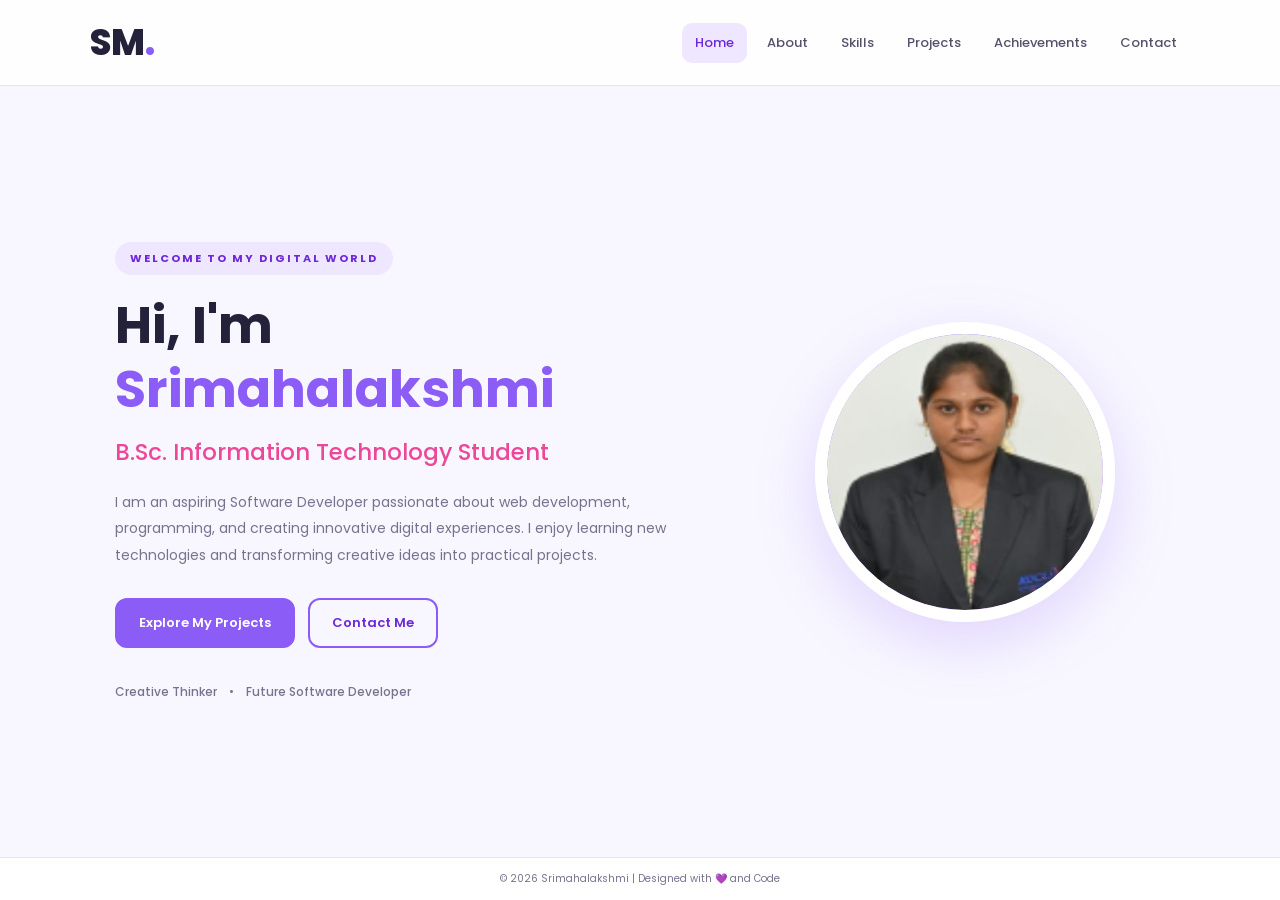
<file: index.html>
<!DOCTYPE html>
<html lang="en">
<head>
    <meta charset="UTF-8">
    <meta name="viewport" content="width=device-width, initial-scale=1.0">

    <title>Srimahalakshmi | Student Portfolio</title>

    <link rel="stylesheet" href="style.css">
    <script src="script.js" defer></script>
</head>

<body>

    <header class="header">
        <a href="index.html" class="logo">SM<span>.</span></a>

        <nav class="navbar">
            <a href="index.html" class="active">Home</a>
            <a href="about.html">About</a>
            <a href="skills.html">Skills</a>
            <a href="projects.html">Projects</a>
            <a href="achievements.html">Achievements</a>
            <a href="contacts.html">Contact</a>
        </nav>
    </header>

    <main class="home">

        <div class="home-content">
            <p class="welcome">WELCOME TO MY DIGITAL WORLD</p>

            <h1>Hi, I'm <span>Srimahalakshmi</span></h1>

            <h2>B.Sc. Information Technology Student</h2>

            <p class="description">
                I am an aspiring Software Developer passionate about
                web development, programming, and creating innovative
                digital experiences. I enjoy learning new technologies
                and transforming creative ideas into practical projects.
            </p>

            <div class="home-buttons">
                <a href="projects.html" class="btn">Explore My Projects</a>
                <a href="contacts.html" class="btn btn-outline">Contact Me</a>
            </div>

            <div class="social-text">
                <span>Creative Thinker</span>
                <span>•</span>
                <span>Future Software Developer</span>
            </div>
        </div>

      
<div class="home-image">

    <div class="profile-circle">
        <img
            src="photo.png.jpeg.jpeg"
            alt="Srimahalakshmi's Profile Photo"
            class="profile-photo"
        >
    </div>

   
    </div>

</div>


            </div>
        </div>

    </main>

    <footer class="footer">
        <p>© 2026 Srimahalakshmi | Designed with 💜 and Code</p>
    </footer>

</body>
</html>
</file>
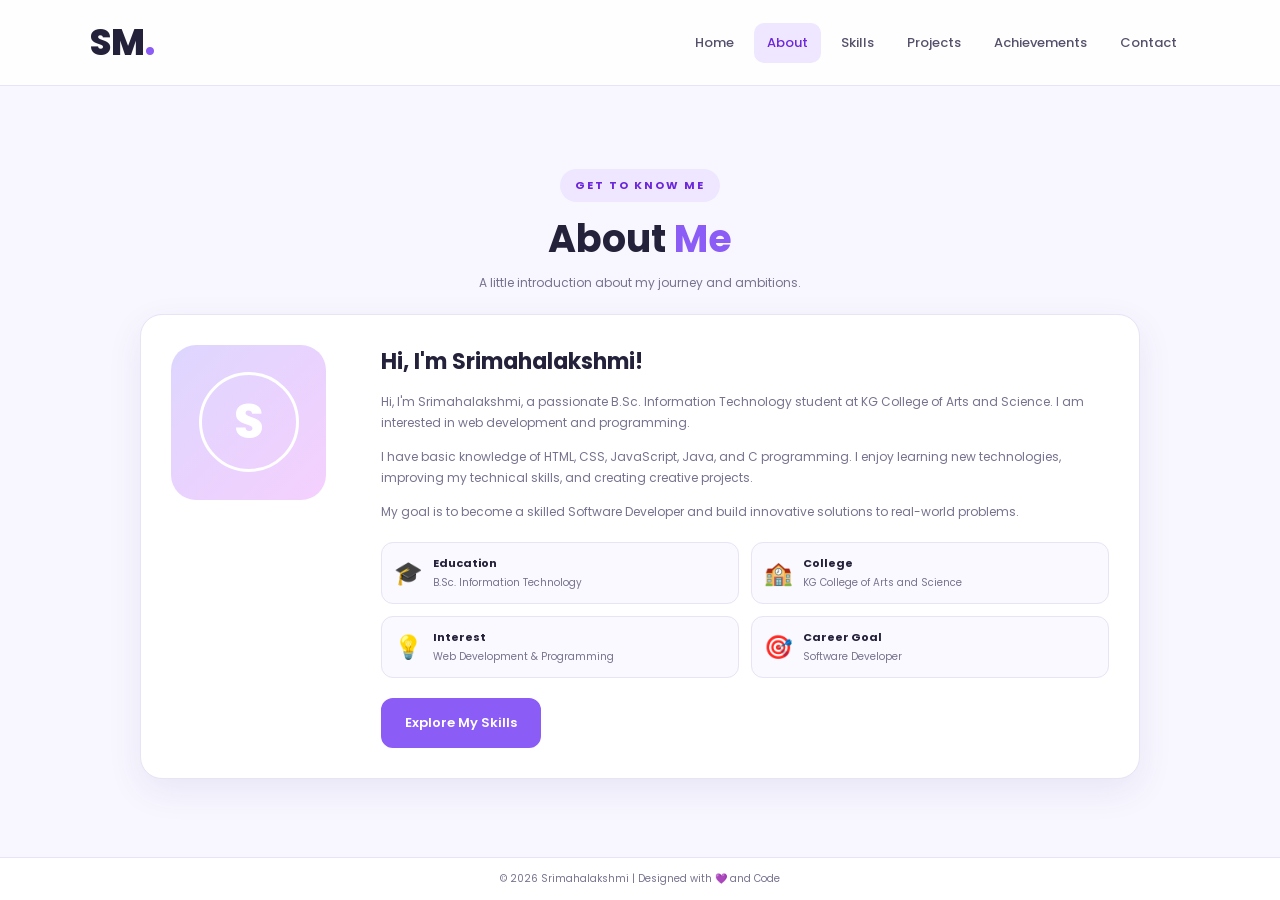
<file: about.html>
<!DOCTYPE html>
<html lang="en">
<head>
    <meta charset="UTF-8">
    <meta name="viewport" content="width=device-width, initial-scale=1.0">

    <title>About Me | Srimahalakshmi</title>

    <link rel="stylesheet" href="style.css">
    <script src="script.js" defer></script>
</head>

<body>

    <header class="header">
        <a href="index.html" class="logo">SM<span>.</span></a>

        <nav class="navbar">
            <a href="index.html">Home</a>
            <a href="about.html" class="active">About</a>
            <a href="skills.html">Skills</a>
            <a href="projects.html">Projects</a>
            <a href="achievements.html">Achievements</a>
            <a href="contacts.html">Contact</a>
        </nav>
    </header>

    <main class="page-container">

        <div class="page-heading">
            <p class="welcome">GET TO KNOW ME</p>
            <h1>About <span>Me</span></h1>
            <p>A little introduction about my journey and ambitions.</p>
        </div>

        <section class="about-card">

            <div class="about-avatar">
                <div class="profile-initial">S</div>
            </div>

            <div class="about-content">

                <h2>Hi, I'm Srimahalakshmi!</h2>

                <p>
                    Hi, I'm Srimahalakshmi, a passionate B.Sc. Information
                    Technology student at KG College of Arts and Science.
                    I am interested in web development and programming.
                </p>

                <p>
                    I have basic knowledge of HTML, CSS, JavaScript, Java,
                    and C programming. I enjoy learning new technologies,
                    improving my technical skills, and creating creative
                    projects.
                </p>

                <p>
                    My goal is to become a skilled Software Developer
                    and build innovative solutions to real-world problems.
                </p>

                <div class="about-details">

                    <div class="detail-box">
                        <span>🎓</span>
                        <div>
                            <h3>Education</h3>
                            <p>B.Sc. Information Technology</p>
                        </div>
                    </div>

                    <div class="detail-box">
                        <span>🏫</span>
                        <div>
                            <h3>College</h3>
                            <p>KG College of Arts and Science</p>
                        </div>
                    </div>

                    <div class="detail-box">
                        <span>💡</span>
                        <div>
                            <h3>Interest</h3>
                            <p>Web Development & Programming</p>
                        </div>
                    </div>

                    <div class="detail-box">
                        <span>🎯</span>
                        <div>
                            <h3>Career Goal</h3>
                            <p>Software Developer</p>
                        </div>
                    </div>

                </div>

                <a href="skills.html" class="btn">Explore My Skills</a>

            </div>

        </section>

    </main>

    <footer class="footer">
        <p>© 2026 Srimahalakshmi | Designed with 💜 and Code</p>
    </footer>

</body>
</html>
</file>
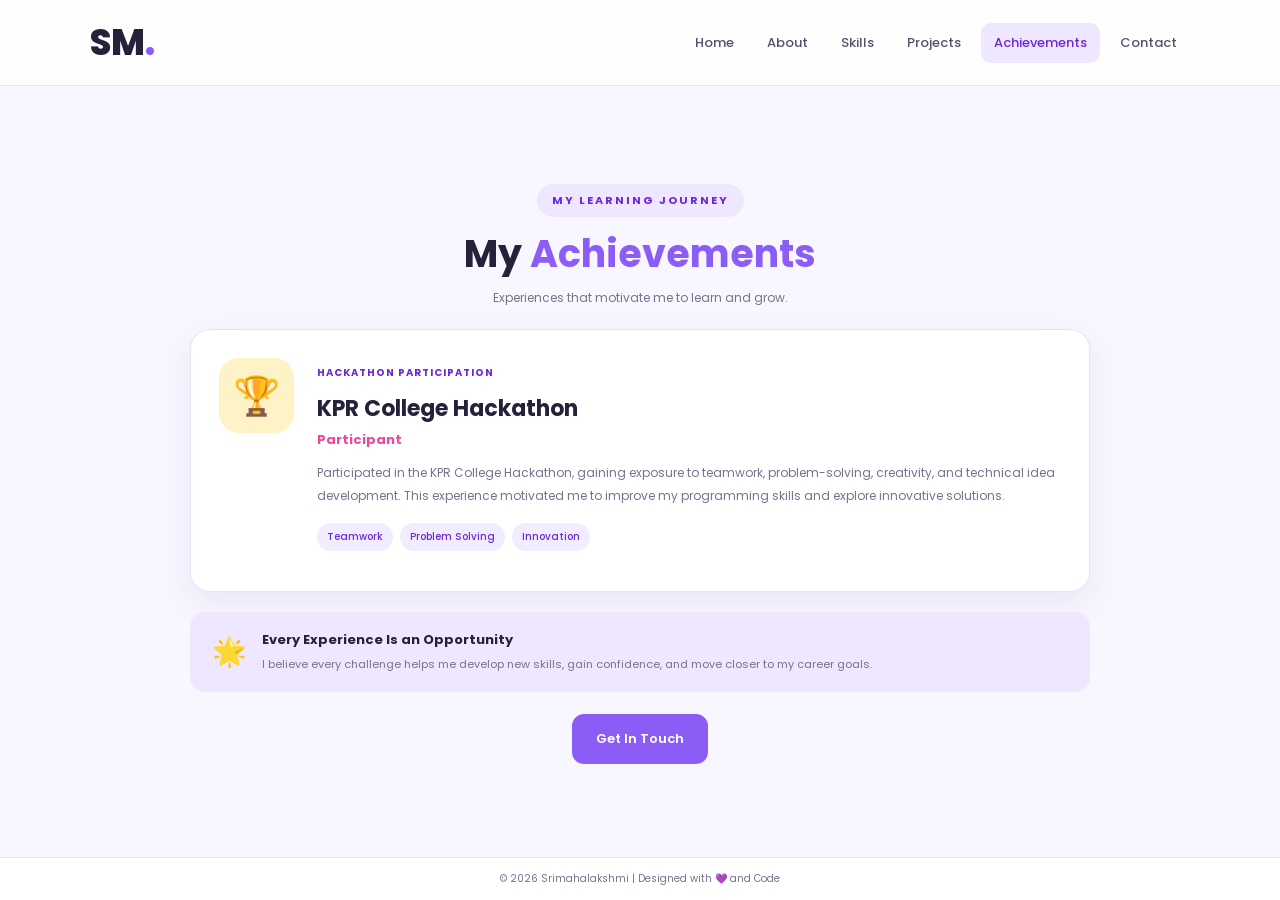
<file: achievements.html>
<!DOCTYPE html>
<html lang="en">
<head>
    <meta charset="UTF-8">
    <meta name="viewport" content="width=device-width, initial-scale=1.0">

    <title>Achievements | Srimahalakshmi</title>

    <link rel="stylesheet" href="style.css">
    <script src="script.js" defer></script>
</head>

<body>

    <header class="header">
        <a href="index.html" class="logo">SM<span>.</span></a>

        <nav class="navbar">
            <a href="index.html">Home</a>
            <a href="about.html">About</a>
            <a href="skills.html">Skills</a>
            <a href="projects.html">Projects</a>
            <a href="achievements.html" class="active">Achievements</a>
            <a href="contacts.html">Contact</a>
        </nav>
    </header>

    <main class="page-container">

        <div class="page-heading">
            <p class="welcome">MY LEARNING JOURNEY</p>
            <h1>My <span>Achievements</span></h1>
            <p>Experiences that motivate me to learn and grow.</p>
        </div>

        <section class="achievement-list">

            <article class="achievement-card">

                <div class="achievement-icon">🏆</div>

                <div class="achievement-content">

                    <span class="achievement-label">HACKATHON PARTICIPATION</span>

                    <h2>KPR College Hackathon</h2>

                    <h3>Participant</h3>

                    <p>
                        Participated in the KPR College Hackathon, gaining
                        exposure to teamwork, problem-solving, creativity,
                        and technical idea development. This experience
                        motivated me to improve my programming skills and
                        explore innovative solutions.
                    </p>

                    <div class="tags">
                        <span>Teamwork</span>
                        <span>Problem Solving</span>
                        <span>Innovation</span>
                    </div>

                </div>

            </article>

            <div class="achievement-note">
                <span>🌟</span>
                <div>
                    <h3>Every Experience Is an Opportunity</h3>
                    <p>
                        I believe every challenge helps me develop new skills,
                        gain confidence, and move closer to my career goals.
                    </p>
                </div>
            </div>

        </section>

        <div class="center-button">
            <a href="contacts.html" class="btn">Get In Touch</a>
        </div>

    </main>

    <footer class="footer">
        <p>© 2026 Srimahalakshmi | Designed with 💜 and Code</p>
    </footer>

</body>
</html>
</file>
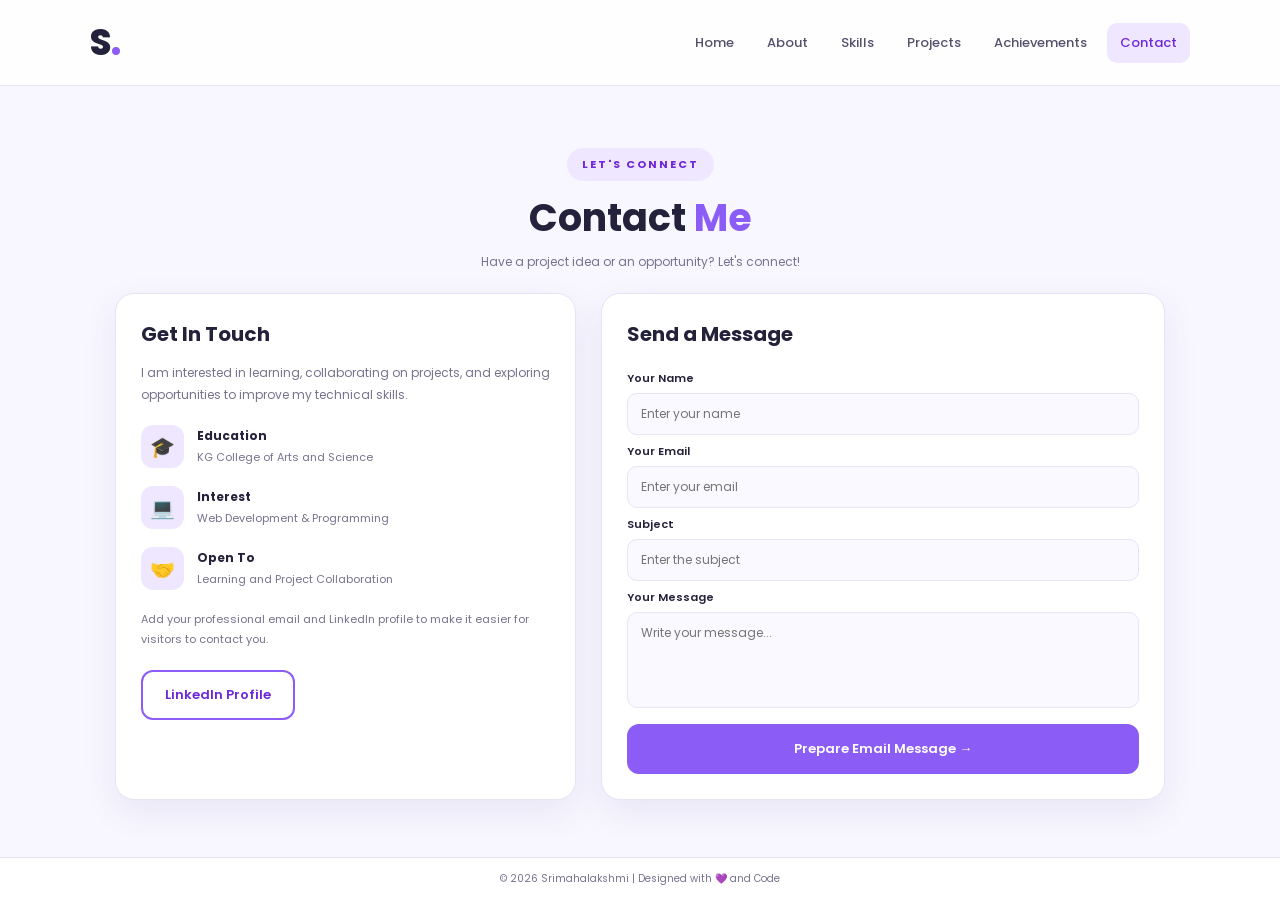
<file: contacts.html>
<!DOCTYPE html>
<html lang="en">
<head>
    <meta charset="UTF-8">
    <meta name="viewport" content="width=device-width, initial-scale=1.0">

    <title>Contact Me | Srimahalakshmi</title>

    <link rel="stylesheet" href="style.css">
    <script src="script.js" defer></script>
</head>

<body>

    <header class="header">
        <a href="index.html" class="logo">S<span>.</span></a>

        <nav class="navbar">
            <a href="index.html">Home</a>
            <a href="about.html">About</a>
            <a href="skills.html">Skills</a>
            <a href="projects.html">Projects</a>
            <a href="achievements.html">Achievements</a>
            <a href="contacts.html" class="active">Contact</a>
        </nav>
    </header>

    <main class="page-container">

        <div class="page-heading">
            <p class="welcome">LET'S CONNECT</p>
            <h1>Contact <span>Me</span></h1>
            <p>Have a project idea or an opportunity? Let's connect!</p>
        </div>

        <section class="contact-layout">

            <div class="contact-info">

                <h2>Get In Touch</h2>

                <p>
                    I am interested in learning, collaborating on projects,
                    and exploring opportunities to improve my technical skills.
                </p>

                <div class="contact-item">
                    <div class="contact-icon">🎓</div>
                    <div>
                        <h3>Education</h3>
                        <p>KG College of Arts and Science</p>
                    </div>
                </div>

                <div class="contact-item">
                    <div class="contact-icon">💻</div>
                    <div>
                        <h3>Interest</h3>
                        <p>Web Development & Programming</p>
                    </div>
                </div>

                <div class="contact-item">
                    <div class="contact-icon">🤝</div>
                    <div>
                        <h3>Open To</h3>
                        <p>Learning and Project Collaboration</p>
                    </div>
                </div>

                <p class="contact-note">
                    Add your professional email and LinkedIn profile
                    to make it easier for visitors to contact you.
                </p>

                <div class="contact-links">
                    <!-- Replace # with your actual LinkedIn profile URL. -->
                    <a href="#" class="btn btn-outline" id="linkedinLink">
                        LinkedIn Profile
                    </a>
                </div>

            </div>

            <form class="contact-form" id="contactForm">

                <h2>Send a Message</h2>

                <label for="name">Your Name</label>
                <input
                    type="text"
                    id="name"
                    placeholder="Enter your name"
                    required
                >

                <label for="email">Your Email</label>
                <input
                    type="email"
                    id="email"
                    placeholder="Enter your email"
                    required
                >

                <label for="subject">Subject</label>
                <input
                    type="text"
                    id="subject"
                    placeholder="Enter the subject"
                    required
                >

                <label for="message">Your Message</label>
                <textarea
                    id="message"
                    rows="4"
                    placeholder="Write your message..."
                    required
                ></textarea>

                <button type="submit" class="btn">
                    Prepare Email Message →
                </button>

                <p class="form-note" id="formMessage" aria-live="polite"></p>

            </form>

        </section>

    </main>

    <footer class="footer">
        <p>© 2026 Srimahalakshmi | Designed with 💜 and Code</p>
    </footer>

</body>
</html>
</file>
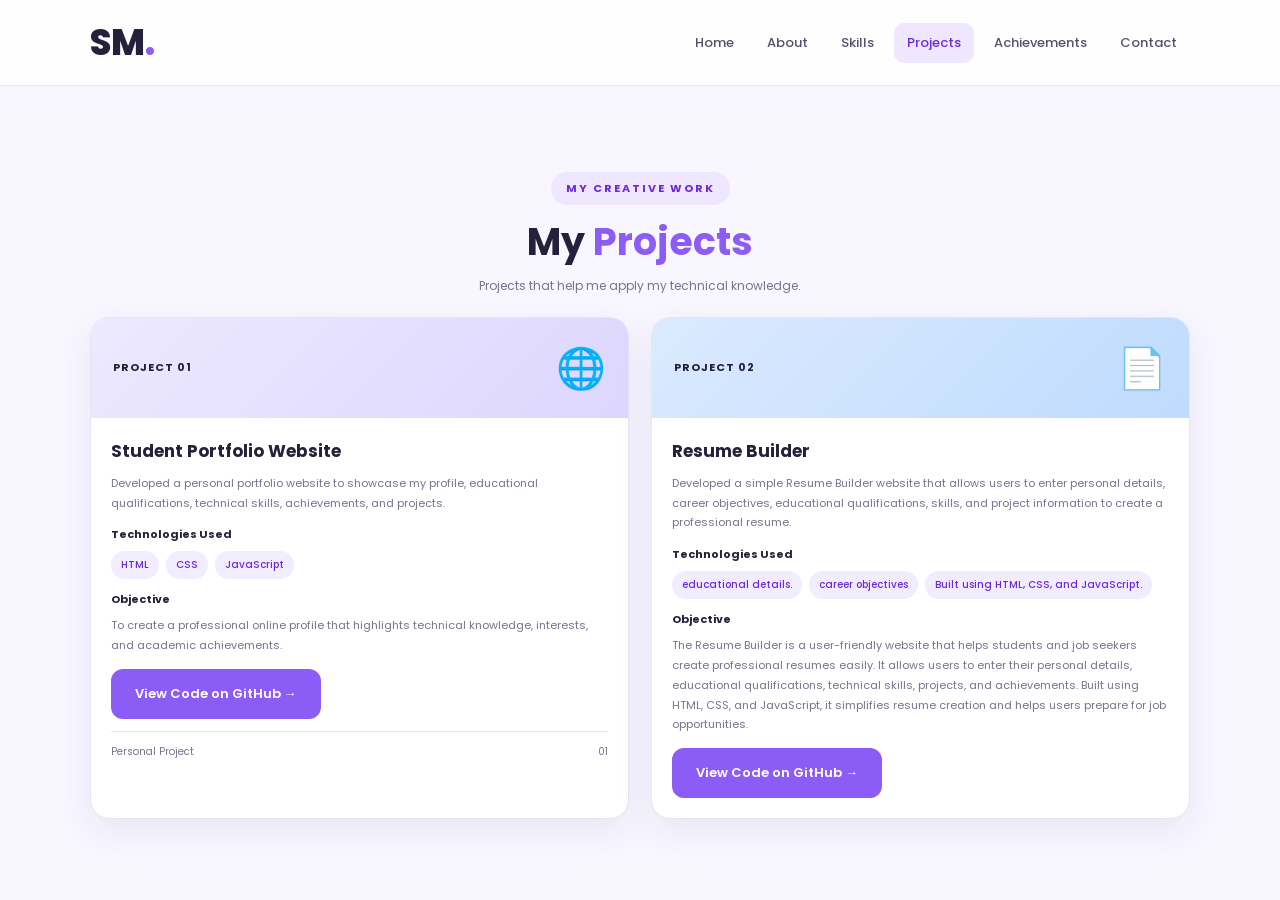
<file: projects.html>
<!DOCTYPE html>
<html lang="en">

<head>
    <meta charset="UTF-8">
    <meta name="viewport" content="width=device-width, initial-scale=1.0">

    <title>My Projects | Srimahalakshmi</title>

    <link rel="stylesheet" href="style.css">
    <script src="script.js" defer></script>
</head>

<body>

    <!-- Header and Navigation -->
    <header class="header">

        <a href="index.html" class="logo">SM<span>.</span></a>

        <nav class="navbar">
            <a href="index.html">Home</a>
            <a href="about.html">About</a>
            <a href="skills.html">Skills</a>
            <a href="projects.html" class="active">Projects</a>
            <a href="achievements.html">Achievements</a>
            <a href="contacts.html">Contact</a>
        </nav>

    </header>

    <!-- Main Content -->
    <main class="page-container">

        <!-- Page Heading -->
        <div class="page-heading">

            <p class="welcome">MY CREATIVE WORK</p>

            <h1>My <span>Projects</span></h1>

            <p>
                Projects that help me apply my technical knowledge.
            </p>

        </div>

        <!-- Projects Grid -->
        <section class="projects-grid">

            
            <article class="project-card">

                <div class="project-top project-purple">

                    <span class="project-number">PROJECT 01</span>

                    <div class="project-emoji">🌐</div>

                </div>

                <div class="project-content">

                    <h2>Student Portfolio Website</h2>

                    <p>
                        Developed a personal portfolio website to showcase
                        my profile, educational qualifications, technical
                        skills, achievements, and projects.
                    </p>

                    <h3>Technologies Used</h3>

                    <div class="tags">
                        <span>HTML</span>
                        <span>CSS</span>
                        <span>JavaScript</span>
                    </div>

                    <h3>Objective</h3>

                    <p>
                        To create a professional online profile that
                        highlights technical knowledge, interests,
                        and academic achievements.
                    </p>

                 
                    <div class="project-buttons">

                        <a
                            href="https://github.com/YOUR-USERNAME/YOUR-PORTFOLIO-REPOSITORY"
                            class="btn"
                            target="_blank"
                            rel="noopener noreferrer">

                            View Code on GitHub →
                        </a>

                    </div>

                    <div class="project-footer">

                        <span>Personal Project</span>

                        <span>01</span>

                    </div>

                </div>

            </article>


            
            <article class="project-card">

                <div class="project-top project-blue">

                    <span class="project-number">PROJECT 02</span>

                    <div class="project-emoji">📄</div>

                </div>

                <div class="project-content">

                    <h2>Resume Builder</h2>

                    <p>
                        Developed a simple Resume Builder website that
                        allows users to enter personal details, career
                        objectives, educational qualifications, skills,
                        and project information to create a professional resume.
                    </p>

                    <h3>Technologies Used</h3>

                    <div class="tags">
                        <span>educational details.</span>
                        <span>career objectives</span>
                        <span>Built using HTML, CSS, and JavaScript.</span>
                    </div>

                    <h3>Objective</h3>

                    <p>
                        The Resume Builder is a user-friendly website that helps students and job seekers create professional resumes easily. It allows users to enter their personal details, educational qualifications, technical skills, projects, and achievements. Built using HTML, CSS, and JavaScript, it simplifies resume creation and helps users prepare for job opportunities.

                    </p>

                    <div class="project-buttons">

                        <a
                            href="https://github.com/msrimaha17607-arch/Resume-Builder"
                            class="btn"
                            target="_blank"
                            rel="noopener noreferrer">

                            View Code on GitHub →
                        </a>
</file>
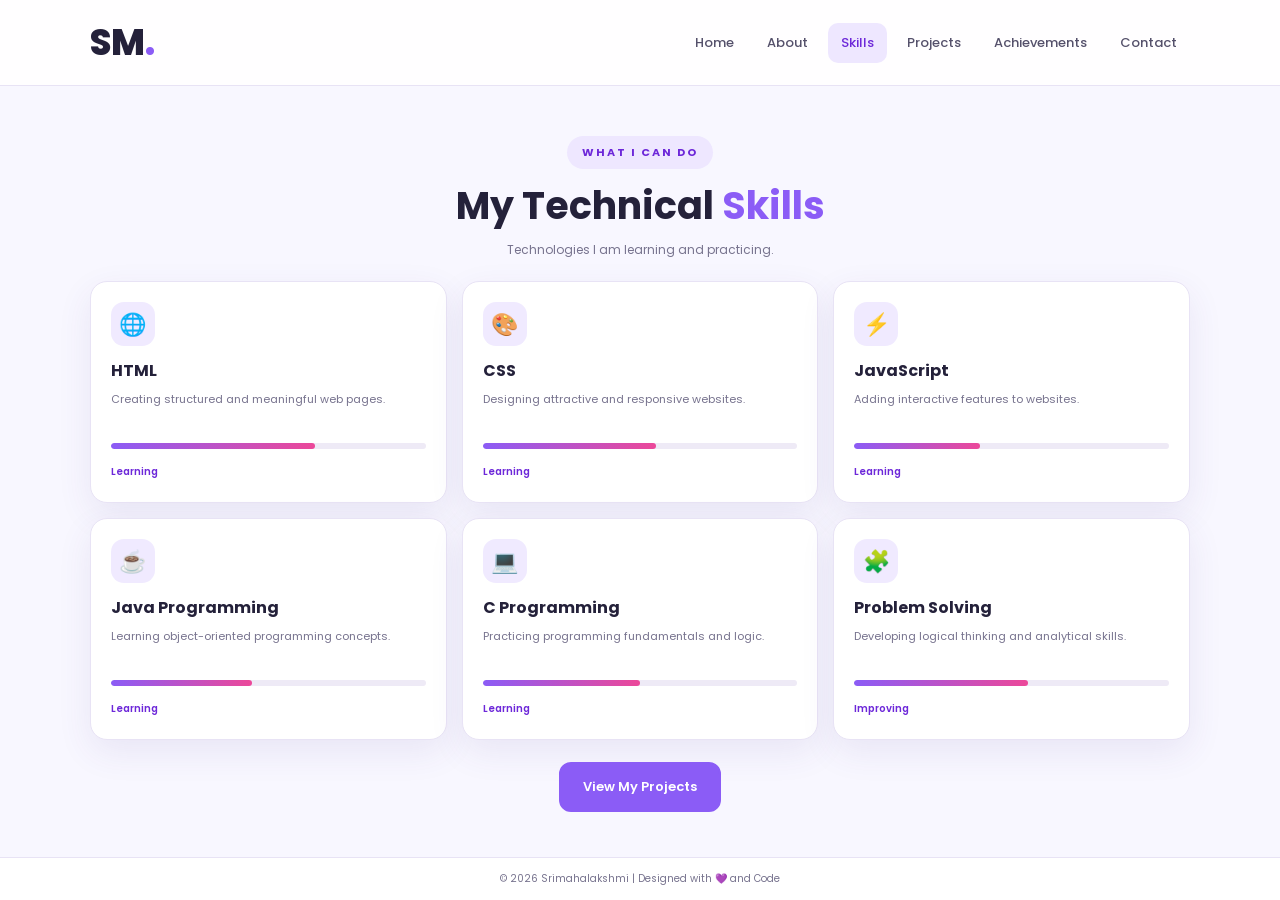
<file: skills.html>
<!DOCTYPE html>
<html lang="en">
<head>
    <meta charset="UTF-8">
    <meta name="viewport" content="width=device-width, initial-scale=1.0">

    <title>My Skills | Srimahalakshmi</title>

    <link rel="stylesheet" href="style.css">
    <script src="script.js" defer></script>
</head>

<body>

    <header class="header">
        <a href="index.html" class="logo">SM<span>.</span></a>

        <nav class="navbar">
            <a href="index.html">Home</a>
            <a href="about.html">About</a>
            <a href="skills.html" class="active">Skills</a>
            <a href="projects.html">Projects</a>
            <a href="achievements.html">Achievements</a>
            <a href="contacts.html">Contact</a>
        </nav>
    </header>

    <main class="page-container">

        <div class="page-heading">
            <p class="welcome">WHAT I CAN DO</p>
            <h1>My Technical <span>Skills</span></h1>
            <p>Technologies I am learning and practicing.</p>
        </div>

        <section class="skills-grid">

            <div class="skill-card">
                <div class="skill-icon">🌐</div>
                <h2>HTML</h2>
                <p>Creating structured and meaningful web pages.</p>
                <div class="skill-track">
                    <div class="skill-progress html-progress"></div>
                </div>
                <span class="skill-label">Learning</span>
            </div>

            <div class="skill-card">
                <div class="skill-icon">🎨</div>
                <h2>CSS</h2>
                <p>Designing attractive and responsive websites.</p>
                <div class="skill-track">
                    <div class="skill-progress css-progress"></div>
                </div>
                <span class="skill-label">Learning</span>
            </div>

            <div class="skill-card">
                <div class="skill-icon">⚡</div>
                <h2>JavaScript</h2>
                <p>Adding interactive features to websites.</p>
                <div class="skill-track">
                    <div class="skill-progress js-progress"></div>
                </div>
                <span class="skill-label">Learning</span>
            </div>

            <div class="skill-card">
                <div class="skill-icon">☕</div>
                <h2>Java Programming</h2>
                <p>Learning object-oriented programming concepts.</p>
                <div class="skill-track">
                    <div class="skill-progress java-progress"></div>
                </div>
                <span class="skill-label">Learning</span>
            </div>

            <div class="skill-card">
                <div class="skill-icon">💻</div>
                <h2>C Programming</h2>
                <p>Practicing programming fundamentals and logic.</p>
                <div class="skill-track">
                    <div class="skill-progress c-progress"></div>
                </div>
                <span class="skill-label">Learning</span>
            </div>

            <div class="skill-card">
                <div class="skill-icon">🧩</div>
                <h2>Problem Solving</h2>
                <p>Developing logical thinking and analytical skills.</p>
                <div class="skill-track">
                    <div class="skill-progress problem-progress"></div>
                </div>
                <span class="skill-label">Improving</span>
            </div>

        </section>

        <div class="center-button">
            <a href="projects.html" class="btn">View My Projects</a>
        </div>

    </main>

    <footer class="footer">
        <p>© 2026 Srimahalakshmi | Designed with 💜 and Code</p>
    </footer>

</body>
</html>
</file>
<file: style.css>
@import url('https://fonts.googleapis.com/css2?family=Poppins:wght@300;400;500;600;700;800&display=swap');

:root {
    --primary: #8b5cf6;
    --primary-dark: #6d28d9;
    --secondary: #ec4899;
    --background: #f8f7ff;
    --white: #ffffff;
    --text: #24213a;
    --muted: #77738e;
    --border: #e8e3f5;
    --shadow: 0 12px 35px rgba(81, 51, 145, 0.09);
}

* {
    margin: 0;
    padding: 0;
    box-sizing: border-box;
}

html {
    scroll-behavior: auto;
}

body {
    font-family: 'Poppins', sans-serif;
    background: var(--background);
    color: var(--text);

    /* Each page should fit the viewport without vertical scrolling. */
    min-height: 100vh;
    overflow-x: hidden;
    overflow-y: hidden;

    display: flex;
    flex-direction: column;
}

a {
    text-decoration: none;
    color: inherit;
}

button,
input,
textarea {
    font-family: inherit;
}

button,
a {
    -webkit-tap-highlight-color: transparent;
}



.header {
    width: 100%;
    min-height: 85px;
    padding: 15px 7%;

    display: flex;
    align-items: center;
    justify-content: space-between;
    gap: 25px;

    background: rgba(255, 255, 255, 0.94);
    border-bottom: 1px solid var(--border);
}

.logo {
    font-size: 36px;
    font-weight: 800;
    color: var(--text);
    flex-shrink: 0;
}

.logo span {
    color: var(--primary);
}

.navbar {
    display: flex;
    align-items: center;
    justify-content: flex-end;
    gap: 7px;
    flex-wrap: wrap;
}

.navbar a {
    padding: 10px 13px;
    border-radius: 10px;

    font-size: 13px;
    font-weight: 500;
    color: #55516b;

    transition: 0.25s ease;
}

.navbar a:hover,
.navbar a.active {
    background: #eee7ff;
    color: var(--primary-dark);
}

.navbar a:focus-visible,
.btn:focus-visible {
    outline: 3px solid var(--secondary);
    outline-offset: 3px;
}



.home {
    width: 100%;
    max-width: 1450px;
    flex: 1;

    margin: 0 auto;
    padding: 35px 9%;

    display: grid;
    grid-template-columns: 1.2fr 0.8fr;
    align-items: center;
    gap: 50px;
}

.home-content {
    max-width: 650px;
}

.welcome {
    display: inline-block;

    margin-bottom: 18px;
    padding: 8px 15px;

    background: #eee7ff;
    color: var(--primary-dark);

    border-radius: 30px;
    font-size: 11px;
    font-weight: 700;
    letter-spacing: 2px;
}

.home-content h1 {
    font-size: clamp(32px, 4vw, 53px);
    line-height: 1.25;
    margin-bottom: 14px;
}

.home-content h1 span,
.page-heading h1 span {
    color: var(--primary);
}

.home-content h2 {
    font-size: clamp(17px, 2vw, 23px);
    font-weight: 500;
    color: var(--secondary);
    margin-bottom: 20px;
}

.description {
    max-width: 570px;
    color: var(--muted);
    font-size: 14px;
    line-height: 1.9;
}

.home-buttons {
    display: flex;
    flex-wrap: wrap;
    gap: 13px;
    margin-top: 30px;
}

.btn {
    display: inline-flex;
    justify-content: center;
    align-items: center;
    gap: 8px;

    padding: 13px 22px;

    border: 2px solid var(--primary);
    border-radius: 12px;

    background: var(--primary);
    color: var(--white);

    font-size: 13px;
    font-weight: 600;
    text-align: center;

    cursor: pointer;
    transition: 0.25s ease;
}

.btn:hover {
    background: var(--primary-dark);
    border-color: var(--primary-dark);
    transform: translateY(-2px);
}

.btn-outline {
    background: transparent;
    color: var(--primary-dark);
}

.btn-outline:hover {
    background: #eee7ff;
    color: var(--primary-dark);
    border-color: var(--primary);
}

.social-text {
    display: flex;
    flex-wrap: wrap;
    gap: 12px;
    margin-top: 35px;

    font-size: 12px;
    font-weight: 500;
    color: var(--muted);
}



.home-image {
    position: relative;
    display: flex;
    justify-content: center;
    align-items: center;
    min-width: 0;
}

.profile-circle {
    width: min(300px, 27vw);
    aspect-ratio: 1;

    display: flex;
    align-items: center;
    justify-content: center;

    border-radius: 50%;
    border: 12px solid white;

    background: linear-gradient(
        135deg,
        #c4b5fd,
        #a78bfa,
        #f0abfc
    );

    box-shadow: 0 20px 60px rgba(139, 92, 246, 0.22);
}

.profile-initial {
    width: 75%;
    height: 75%;

    display: flex;
    align-items: center;
    justify-content: center;

    border: 3px solid rgba(255, 255, 255, 0.75);
    border-radius: 50%;

    color: white;
    font-size: 100px;
    font-weight: 800;
}

.floating-card {
    position: absolute;

    display: flex;
    align-items: center;
    gap: 10px;

    padding: 14px;
    background: white;
    border: 1px solid var(--border);
    border-radius: 14px;

    box-shadow: var(--shadow);
}

.floating-card > span {
    font-size: 25px;
}

.floating-card strong,
.floating-card small {
    display: block;
}

.floating-card strong {
    font-size: 11px;
}

.floating-card small {
    margin-top: 3px;
    color: var(--muted);
    font-size: 9px;
}

.card-one {
    top: 14%;
    right: -5%;
}

.card-two {
    bottom: 12%;
    left: -8%;
}



.page-container {
    width: 100%;
    max-width: 1450px;
    flex: 1;

    margin: 0 auto;
    padding: 20px 7% 15px;

    display: flex;
    flex-direction: column;
    justify-content: center;
}

.page-heading {
    text-align: center;
    margin-bottom: 22px;
}

.page-heading .welcome {
    margin-bottom: 8px;
}

.page-heading h1 {
    font-size: clamp(27px, 3vw, 38px);
    margin-bottom: 7px;
}

.page-heading > p:last-child {
    font-size: 12px;
    color: var(--muted);
}

/* ==============================
   5. ABOUT PAGE
============================== */

.about-card {
    width: 100%;
    max-width: 1000px;

    margin: 0 auto;
    padding: 30px;

    display: grid;
    grid-template-columns: 180px 1fr;
    align-items: start;
    gap: 30px;

    background: white;
    border: 1px solid var(--border);
    border-radius: 22px;

    box-shadow: var(--shadow);
}

.about-avatar {
    width: 155px;
    aspect-ratio: 1;

    display: flex;
    align-items: center;
    justify-content: center;

    border-radius: 25px;
    background: linear-gradient(135deg, #ddd6fe, #f5d0fe);
}

.about-avatar .profile-initial {
    width: 100px;
    height: 100px;
    font-size: 48px;

    color: white;
    border-color: white;
}

.about-content h2 {
    font-size: 22px;
    margin-bottom: 13px;
}

.about-content > p {
    margin-bottom: 12px;
    color: var(--muted);
    font-size: 12px;
    line-height: 1.8;
}

.about-details {
    display: grid;
    grid-template-columns: repeat(2, minmax(0, 1fr));
    gap: 12px;

    margin: 20px 0;
}

.detail-box {
    display: flex;
    align-items: center;
    gap: 10px;

    padding: 12px;
    background: #faf9ff;
    border: 1px solid var(--border);
    border-radius: 12px;
}

.detail-box > span {
    font-size: 23px;
}

.detail-box h3 {
    font-size: 11px;
    margin-bottom: 3px;
}

.detail-box p {
    font-size: 10px;
    color: var(--muted);
}



.skills-grid {
    display: grid;
    grid-template-columns: repeat(3, minmax(0, 1fr));
    gap: 15px;
}

.skill-card {
    padding: 20px;

    background: white;
    border: 1px solid var(--border);
    border-radius: 17px;

    box-shadow: var(--shadow);
    transition: 0.25s ease;
}

.skill-card:hover {
    transform: translateY(-4px);
    border-color: #c4b5fd;
}

.skill-icon {
    width: 44px;
    height: 44px;

    display: flex;
    align-items: center;
    justify-content: center;

    border-radius: 13px;
    background: #f0eaff;

    font-size: 22px;
    margin-bottom: 12px;
}

.skill-card h2 {
    font-size: 16px;
    margin-bottom: 7px;
}

.skill-card p {
    min-height: 38px;

    color: var(--muted);
    font-size: 11px;
    line-height: 1.7;
}

.skill-track {
    width: 100%;
    height: 6px;

    overflow: hidden;
    margin: 15px 0 8px;

    background: #eeeaf6;
    border-radius: 20px;
}

.skill-progress {
    height: 100%;
    border-radius: 20px;

    background: linear-gradient(
        90deg,
        var(--primary),
        var(--secondary)
    );
}

.html-progress {
    width: 65%;
}

.css-progress {
    width: 55%;
}

.js-progress {
    width: 40%;
}

.java-progress {
    width: 45%;
}

.c-progress {
    width: 50%;
}

.problem-progress {
    width: 55%;
}

.skill-label {
    color: var(--primary-dark);
    font-size: 10px;
    font-weight: 600;
}

.center-button {
    display: flex;
    justify-content: center;
    margin-top: 22px;
}



.projects-grid {
    display: grid;
    grid-template-columns: repeat(2, minmax(0, 1fr));
    gap: 22px;
}

.project-card {
    overflow: hidden;

    background: white;
    border: 1px solid var(--border);
    border-radius: 19px;

    box-shadow: var(--shadow);
    transition: 0.25s ease;
}

.project-card:hover {
    transform: translateY(-4px);
}

.project-top {
    min-height: 100px;
    padding: 18px 22px;

    display: flex;
    justify-content: space-between;
    align-items: center;
}

.project-purple {
    background: linear-gradient(135deg, #ede9fe, #ddd6fe);
}

.project-blue {
    background: linear-gradient(135deg, #dbeafe, #bfdbfe);
}

.project-number {
    font-size: 11px;
    font-weight: 700;
    letter-spacing: 1px;
}

.project-emoji {
    font-size: 40px;
}

.project-content {
    padding: 20px;
}

.project-content h2 {
    font-size: 17px;
    margin-bottom: 10px;
}

.project-content > p {
    margin-bottom: 13px;

    color: var(--muted);
    font-size: 11px;
    line-height: 1.8;
}

.project-content h3 {
    margin: 12px 0 8px;
    font-size: 11px;
}

.tags {
    display: flex;
    flex-wrap: wrap;
    gap: 7px;
    margin-bottom: 12px;
}

.tags span {
    padding: 6px 10px;

    background: #f1edff;
    color: var(--primary-dark);

    border-radius: 20px;
    font-size: 10px;
    font-weight: 500;
}

.project-footer {
    display: flex;
    justify-content: space-between;

    margin-top: 12px;
    padding-top: 12px;

    border-top: 1px solid var(--border);

    color: var(--muted);
    font-size: 10px;
}

/* ==============================
   8. ACHIEVEMENTS PAGE
============================== */

.achievement-list {
    width: 100%;
    max-width: 900px;
    margin: 0 auto;
}

.achievement-card {
    display: flex;
    align-items: flex-start;
    gap: 23px;

    padding: 28px;

    background: white;
    border: 1px solid var(--border);
    border-radius: 20px;

    box-shadow: var(--shadow);
}

.achievement-icon {
    width: 75px;
    height: 75px;
    flex-shrink: 0;

    display: flex;
    align-items: center;
    justify-content: center;

    background: #fef3c7;
    border-radius: 20px;

    font-size: 38px;
}

.achievement-label {
    color: var(--primary-dark);
    font-size: 10px;
    font-weight: 700;
    letter-spacing: 1px;
}

.achievement-content h2 {
    margin: 9px 0 5px;
    font-size: 22px;
}

.achievement-content h3 {
    margin-bottom: 12px;
    color: var(--secondary);
    font-size: 13px;
}

.achievement-content > p {
    margin-bottom: 15px;

    color: var(--muted);
    font-size: 12px;
    line-height: 1.9;
}

.achievement-note {
    display: flex;
    align-items: center;
    gap: 15px;

    margin-top: 20px;
    padding: 18px 22px;

    background: #eee7ff;
    border-radius: 15px;
}

.achievement-note > span {
    font-size: 28px;
}

.achievement-note h3 {
    margin-bottom: 5px;
    font-size: 13px;
}

.achievement-note p {
    color: var(--muted);
    font-size: 11px;
    line-height: 1.7;
}



.contact-layout {
    width: 100%;
    max-width: 1050px;

    margin: 0 auto;

    display: grid;
    grid-template-columns: 0.9fr 1.1fr;
    gap: 25px;
}

.contact-info,
.contact-form {
    padding: 25px;

    background: white;
    border: 1px solid var(--border);
    border-radius: 19px;

    box-shadow: var(--shadow);
}

.contact-info h2,
.contact-form h2 {
    margin-bottom: 13px;
    font-size: 20px;
}

.contact-info > p {
    margin-bottom: 20px;

    color: var(--muted);
    font-size: 12px;
    line-height: 1.8;
}

.contact-item {
    display: flex;
    align-items: center;
    gap: 13px;

    margin: 18px 0;
}

.contact-icon {
    width: 43px;
    height: 43px;
    flex-shrink: 0;

    display: flex;
    align-items: center;
    justify-content: center;

    background: #eee7ff;
    border-radius: 12px;

    font-size: 20px;
}

.contact-item h3 {
    margin-bottom: 4px;
    font-size: 12px;
}

.contact-item p {
    color: var(--muted);
    font-size: 11px;
}

.contact-info .contact-note {
    margin-top: 20px;
    font-size: 11px;
}

.contact-form {
    display: flex;
    flex-direction: column;
}

.contact-form label {
    margin: 8px 0 6px;

    font-size: 11px;
    font-weight: 600;
}

.contact-form input,
.contact-form textarea {
    width: 100%;
    padding: 11px 13px;

    background: #faf9ff;
    border: 1px solid var(--border);
    border-radius: 10px;

    outline: none;
    color: var(--text);
    font-size: 12px;
}

.contact-form input:focus,
.contact-form textarea:focus {
    border-color: var(--primary);
    box-shadow: 0 0 0 3px rgba(139, 92, 246, 0.1);
}

.contact-form textarea {
    resize: none;
}

.contact-form button {
    margin-top: 16px;
}

.form-note {
    min-height: 18px;
    margin-top: 10px;

    color: var(--primary-dark);
    font-size: 11px;
    line-height: 1.6;
}

.form-note:empty {
    display: none;
}



.footer {
    width: 100%;
    padding: 13px 20px;

    background: white;
    border-top: 1px solid var(--border);

    text-align: center;
}

.footer p {
    color: var(--muted);
    font-size: 10px;
}



/* Smaller laptops and tablets */

@media (max-width: 1000px) {

    body {
        overflow-y: auto;
    }

    .header {
        padding: 15px 4%;
        flex-direction: column;
        gap: 10px;
    }

    .navbar {
        justify-content: center;
    }

    .home {
        padding: 35px 5%;
        gap: 30px;
    }

    .profile-circle {
        width: 250px;
    }

    .card-one {
        right: -3%;
    }

    .card-two {
        left: -3%;
    }

    .page-container {
        padding: 30px 5%;
    }
}



@media (max-width: 650px) {

    body {
        overflow-y: auto;
    }

    .header {
        padding: 12px 4%;
    }

    .logo {
        font-size: 30px;
    }

    .navbar {
        gap: 5px;
    }

    .navbar a {
        padding: 8px 10px;
        font-size: 11px;
    }

    .home {
        grid-template-columns: 1fr;
        gap: 35px;

        padding: 35px 7%;
        text-align: center;
    }

    .home-content {
        margin: 0 auto;
    }

    .home-buttons,
    .social-text {
        justify-content: center;
    }

    .home-image {
        min-height: 280px;
    }

    .profile-circle {
        width: 230px;
    }

    .profile-initial {
        font-size: 75px;
    }

    .floating-card {
        padding: 10px;
    }

    .card-one {
        top: 8%;
        right: 0;
    }

    .card-two {
        bottom: 7%;
        left: 0;
    }

    .page-container {
        padding: 28px 5%;
    }

    .about-card {
        grid-template-columns: 1fr;
        padding: 22px;
    }

    .about-avatar {
        width: 110px;
        border-radius: 20px;
    }

    .about-avatar .profile-initial {
        width: 75px;
        height: 75px;
        font-size: 35px;
    }

    .about-details {
        grid-template-columns: 1fr;
    }

    .skills-grid {
        grid-template-columns: repeat(2, minmax(0, 1fr));
    }

    .projects-grid {
        grid-template-columns: 1fr;
    }

    .achievement-card {
        flex-direction: column;
        padding: 22px;
    }

    .contact-layout {
        grid-template-columns: 1fr;
    }

    .contact-info,
    .contact-form {
        padding: 20px;
    }

    .footer {
        padding: 14px 10px;
    }
}



@media (max-width: 380px) {

    .skills-grid {
        grid-template-columns: 1fr;
    }

    .home-buttons {
        flex-direction: column;
    }

    .navbar a {
        padding: 7px 8px;
        font-size: 10px;
    }
}



.profile-circle {
    overflow: hidden;
    padding: 0;
}

.profile-photo {
    width: 100%;
    height: 100%;
    display: block;

    object-fit: cover;
    object-position: center;

    border-radius: 50%;
}
</file>
